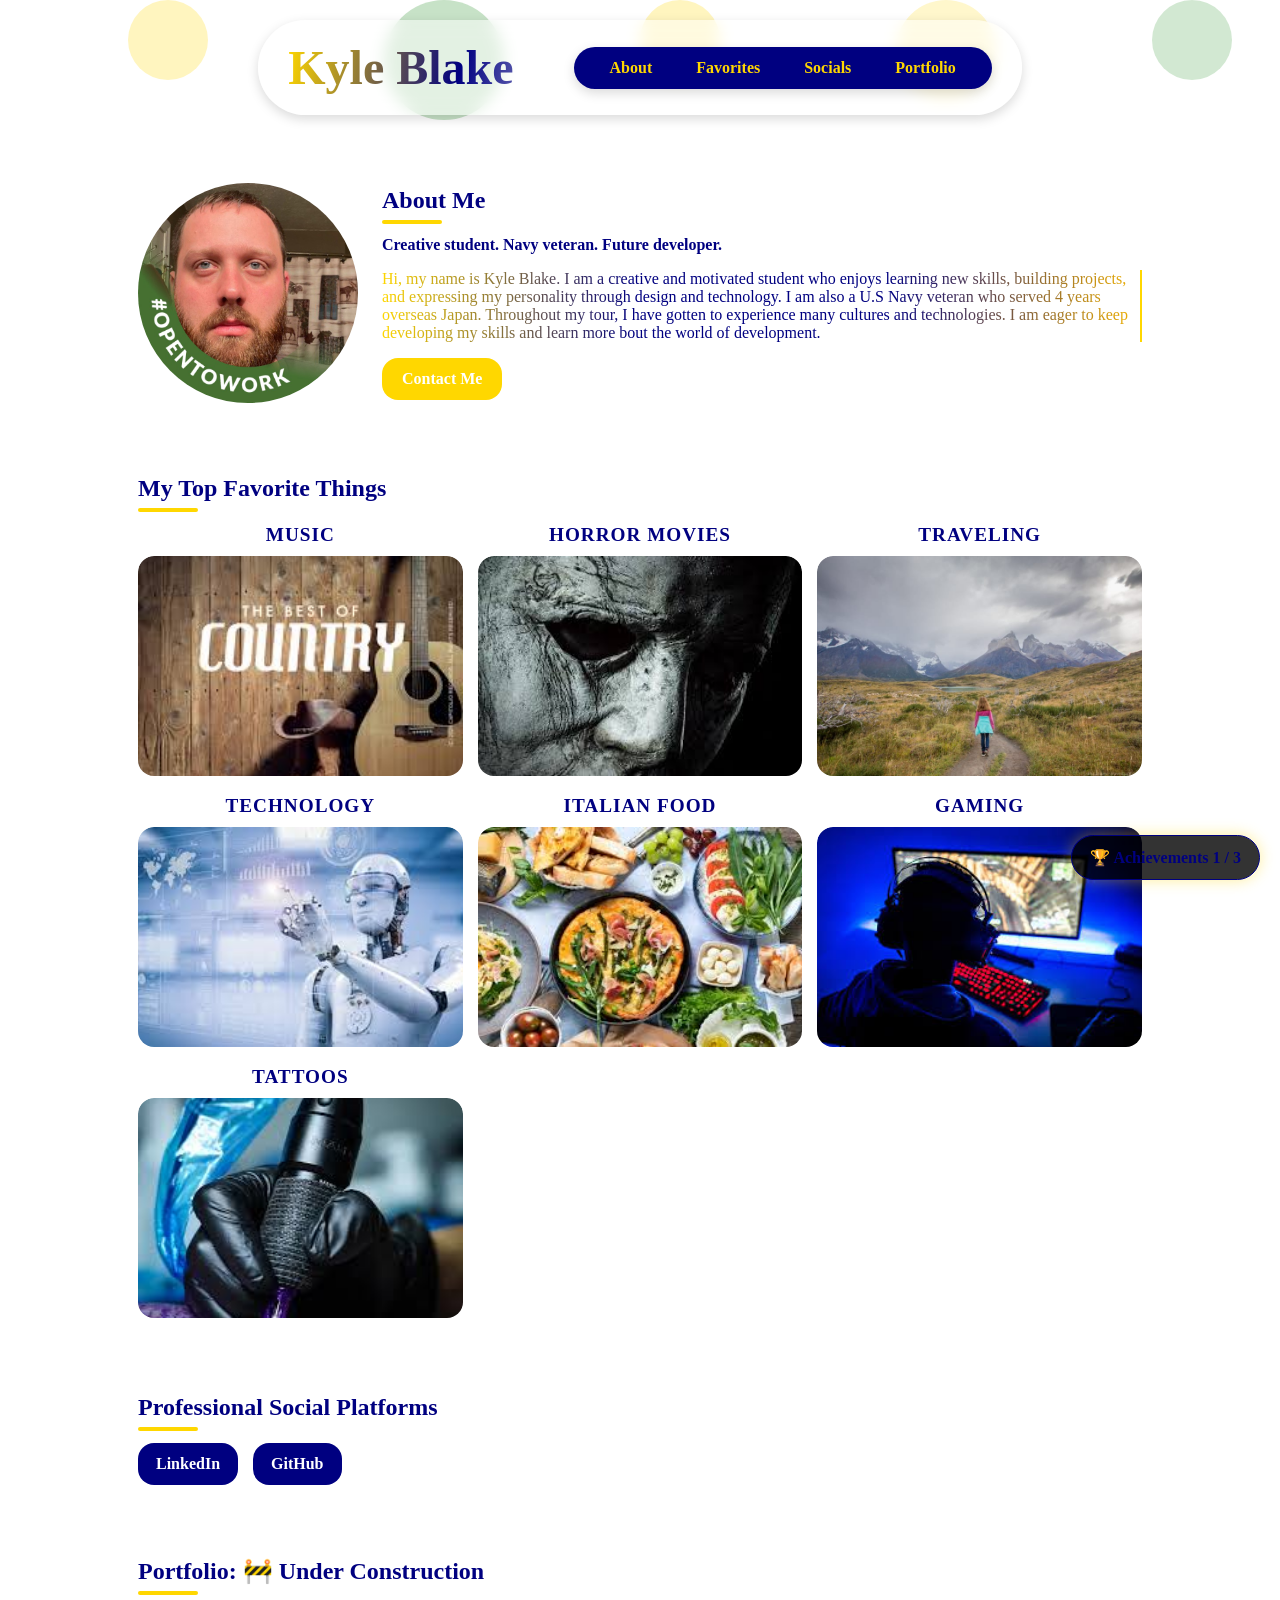
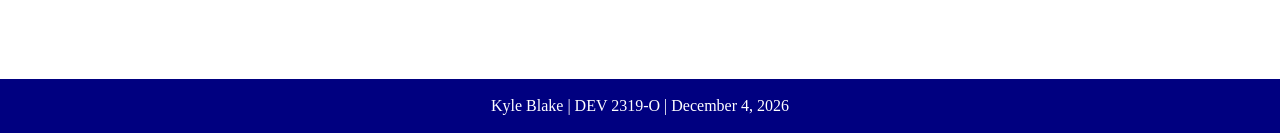
<file: Images/Kyle Blake Profile.html>
<!DOCTYPE html>
<!-- saved from url=(0042)http://127.0.0.1:5500/index.html#portfolio -->
<html lang="en"><head><meta http-equiv="Content-Type" content="text/html; charset=UTF-8">
    
    <meta name="viewport" content="width=device-width, initial-scale=1.0">
    <title>Kyle Blake Profile</title>
    
  <script src="chrome-extension://liecbddmkiiihnedobmlmillhodjkdmb/js/recordConsoleEvents.js"></script><link rel="stylesheet" href="./Kyle Blake Profile_files/main.css"></head>
  <body class="">
    <div class="background-animation">
      <span></span>
      <span></span>
      <span></span>
      <span></span>
      <span></span>
    </div>

    <div id="welcome-screen" style="opacity: 0; display: none;">
      <div class="welcome-card">
        <h1>⚓ Welcome Aboard</h1>

        <p class="welcome-name">Kyle Blake</p>

        <p>U.S. Navy Veteran</p>

        <p>Creative Web Developer</p>

        <p class="mission">
          Mission Objective: Explore my portfolio and discover hidden easter
          eggs.
        </p>

        <button id="begin-mission" disabled="">Initializing Mission...</button>
      </div>
    </div>

    <div id="navy-message" style="opacity: 0;">⚓ NAVY MODE DEACTIVATED ⚓</div>

    <div id="matrix-message">💻 MATRIX MODE ACTIVATED 💻</div>

    <div id="achievement-counter">
      🏆 Achievements <span id="achievement-count">1</span> / 3
    </div>

    <div id="achievement-popup" class="">🏆 Achievement Unlocked: Found Navy Mode</div>

    <div id="classified-screen">
      <div class="terminal">
        <h1>🔒 ACCESS GRANTED</h1>

        <p>&gt; Establishing Secure Connection...</p>
        <p>&gt; Authenticating User...</p>
        <p>&gt; Clearance Level: TOP SECRET</p>

        <br>

        <h2>CLASSIFIED DOSSIER</h2>

        <p><strong>Name:</strong> Kyle Blake</p>
        <p><strong>Status:</strong> U.S. Navy Veteran</p>
        <p><strong>Current Mission:</strong> Become a Full Stack Developer</p>
        <p><strong>Languages:</strong> HTML • CSS • JavaScript</p>
        <p><strong>Clearance:</strong> ELITE Clearance</p>

        <br>

        <p class="terminal-footer">Press ESC to close...</p>
      </div>
    </div>

    <header>
      <h1 id="logo">Kyle Blake</h1>

      <nav class="sticky-nav">
        <a href="http://127.0.0.1:5500/index.html#about">About</a>
        <a href="http://127.0.0.1:5500/index.html#favorites">Favorites</a>
        <a href="http://127.0.0.1:5500/index.html#socials">Socials</a>
        <a href="http://127.0.0.1:5500/index.html#portfolio">Portfolio</a>
      </nav>
    </header>
    <main>
      <section id="about" class="profile-section">
        <img src="./Kyle Blake Profile_files/Myprofile.jpeg" alt="Profile image of me">
        <div>
          <h2>About Me</h2>
          <p class="typing-text">
            Creative student. Navy veteran. Future developer.
          </p>
          <p class="bio">
            Hi, my name is Kyle Blake. I am a creative and motivated student who
            enjoys learning new skills, building projects, and expressing my
            personality through design and technology. I am also a U.S Navy
            veteran who served 4 years overseas Japan. Throughout my tour, I
            have gotten to experience many cultures and technologies. I am eager
            to keep developing my skills and learn more bout the world of
            development.
          </p>
          <a class="contact-button" href="mailto:KLBlake@student.fullsail.edu">Contact Me</a>
        </div>
      </section>

      <section id="favorites">
        <h2>My Top Favorite Things</h2>

        <div class="gallery">
          <figure>
            <figcaption>Music</figcaption>
            <a href="https://open.spotify.com/playlist/4Jb4PDWREzNnbZcOHPcZPy" target="_blank">
              <img src="./Kyle Blake Profile_files/favoritemusic.jpeg" alt="Music">
              <span class="overlay">Check out some of my favorite playlists and artists.</span>
            </a>
          </figure>

          <figure>
            <figcaption>Horror Movies</figcaption>
            <a href="https://www.imdb.com/list/ls062655785/" target="_blank">
              <img src="./Kyle Blake Profile_files/favoritemovies.jpeg" alt="Movies">
              <span class="overlay">Horror is my favorite movie genre.</span>
            </a>
          </figure>

          <figure>
            <figcaption>Traveling</figcaption>
            <a href="https://travelbabbo.com/best-countries-to-visit/" target="_blank">
              <img src="./Kyle Blake Profile_files/favoritetraveling.jpg" alt="Traveling">
              <span class="overlay">Exploring new cultures and destinations around the world.</span>
            </a>
          </figure>

          <figure>
            <figcaption>Technology</figcaption>
            <a href="https://www.economist.com/topics/technology" target="_blank">
              <img src="./Kyle Blake Profile_files/favoritetech.jpeg" alt="Technology">
              <span class="overlay">Learning about new innovations and emerging technologies.</span>
            </a>
          </figure>

          <figure>
            <figcaption>Italian Food</figcaption>
            <a href="https://www.tastingtable.com/2053752/best-italian-restaurant-every-us-state/" target="_blank">
              <img src="./Kyle Blake Profile_files/favoriteitalian.jpeg" alt="Food">
              <span class="overlay">Italian cuisine is one of my favorite comfort foods.</span>
            </a>
          </figure>

          <figure>
            <figcaption>Gaming</figcaption>
            <a href="https://en.wikipedia.org/wiki/List_of_best-selling_video_games" target="_blank">
              <img src="./Kyle Blake Profile_files/favoritegames.jpeg" alt="Gaming">
              <span class="overlay">Gaming helps me relax and stay connected with friends.</span>
            </a>
          </figure>

          <figure>
            <figcaption>Tattoos</figcaption>
            <a href="https://inkppl.com/en/user/kiselevatattoo" target="_blank">
              <img src="./Kyle Blake Profile_files/favoritetattoos.jpeg" alt="Tattoos">
              <span class="overlay">I enjoy tattoo art and unique artistic expression.</span>
            </a>
          </figure>
        </div>
      </section>

      <section id="socials">
        <h2>Professional Social Platforms</h2>
        <div class="social-links">
          <a href="https://www.linkedin.com/" target="www.linkedin.com/in/kyleblake129">LinkedIn</a>
          <a href="https://github.com/" target="https://github.com/BlakeKyle-FS">GitHub</a>
        </div>
      </section>
      <section id="portfolio">
        <h2>Portfolio: 🚧 Under Construction</h2>
      </section>
    </main>

    <footer>
      <p>Kyle Blake | DEV 2319-O | <span id="current-date">June 28, 2026</span></p>
    </footer>
    <script src="./Kyle Blake Profile_files/java.js"></script>
  <!-- Code injected by live-server -->
<script>
	// <![CDATA[  <-- For SVG support
	if ('WebSocket' in window) {
		(function () {
			function refreshCSS() {
				var sheets = [].slice.call(document.getElementsByTagName("link"));
				var head = document.getElementsByTagName("head")[0];
				for (var i = 0; i < sheets.length; ++i) {
					var elem = sheets[i];
					var parent = elem.parentElement || head;
					parent.removeChild(elem);
					var rel = elem.rel;
					if (elem.href && typeof rel != "string" || rel.length == 0 || rel.toLowerCase() == "stylesheet") {
						var url = elem.href.replace(/(&|\?)_cacheOverride=\d+/, '');
						elem.href = url + (url.indexOf('?') >= 0 ? '&' : '?') + '_cacheOverride=' + (new Date().valueOf());
					}
					parent.appendChild(elem);
				}
			}
			var protocol = window.location.protocol === 'http:' ? 'ws://' : 'wss://';
			var address = protocol + window.location.host + window.location.pathname + '/ws';
			var socket = new WebSocket(address);
			socket.onmessage = function (msg) {
				if (msg.data == 'reload') window.location.reload();
				else if (msg.data == 'refreshcss') refreshCSS();
			};
			if (sessionStorage && !sessionStorage.getItem('IsThisFirstTime_Log_From_LiveServer')) {
				console.log('Live reload enabled.');
				sessionStorage.setItem('IsThisFirstTime_Log_From_LiveServer', true);
			}
		})();
	}
	else {
		console.error('Upgrade your browser. This Browser is NOT supported WebSocket for Live-Reloading.');
	}
	// ]]>
</script>


</body></html>
</file>
<file: Images/Kyle Blake Profile_files/main.css>
/* CSS Variables Reusable colors*/
:root {
  /* --primary-color: #ffd700; */
  --primary-color: #000080;
  /* --secondary-color: #23b40a; */
  --secondary-color: #000080;
  /* --accent-color: #13c643; */
  --accent-color: #ffd700;
  --text-color: #222;
  --white: #ffffff;
  --spacing: 24px;
  --border-radius: 16px;
}

/* GLOBAL RESET
   Removes default browser spacing and
   ensures consistent sizing  */
* {
  box-sizing: border-box;
  margin: 0;
  padding: 0;
}

/* PAGE LAYOUT
   Controls overall page positioning and
   prevents horizontal scrolling */
body {
  position: relative;
  overflow-x: hidden;
}

/* Heading of name and its effect */

h1 {
  font-size: 3rem;
  background: linear-gradient(
    100deg,
    var(--accent-color),
    var(--primary-color),
    var(--white),
    var(--primary-color),
    var(--accent-color)
  );
  background-size: 300% 300%;

  -webkit-background-clip: text;
  background-clip: text;
  color: transparent;

  animation: gradientWave 8s ease infinite;
}

/* continued animation effect of heading to move color through */
@keyframes gradientWave {
  0% {
    background-position: 0% 50%;
  }
  50% {
    background-position: 100% 50%;
  }
  100% {
    background-position: 0% 50%;
  }
}

/* centering and spacing my heading 
header {
  text-align: center;
  padding: 50px 20px;
  background: transparent;
} */

/* HEADER
   Uses Flexbox because the name/logo and navigation need to sit side by side */
/* Sticky header stays visible while scrolling */
header {
  position: sticky;
  top: 10px;
  z-index: 1000;

  display: flex;
  justify-content: center;
  align-items: center;
  gap: 60px;

  padding: 20px 30px;

  background: rgba(255, 255, 255, 0.5);
  backdrop-filter: blur(8px);

  border-radius: 50px;
  width: fit-content;
  margin: 20px auto;

  box-shadow: 0 4px 12px rgba(0, 0, 0, 0.15);
}

/* spacing between title and nav list */
nav {
  margin-top: 0;
}

/* keeps nav list at top for easy access 
.sticky-nav {
  position: sticky;
  top: 10px;
  z-index: 1000;

  display: flex;
  justify-content: center;
  gap: 20px;

  width: fit-content;
  margin: 0 auto;

  padding: 12px 24px;
  background-color: var(--primary-color);
  border-radius: 50px;

  box-shadow: 0 4px 12px rgba(0, 0, 0, 0.15);
} */

.sticky-nav {
  position: sticky;
  top: 10px;
  z-index: 1000;

  display: flex;
  justify-content: center;
  gap: 20px;

  padding: 12px 24px;
  background-color: var(--primary-color);
  border-radius: 50px;

  box-shadow: 0 4px 12px rgba(0, 0, 0, 0.15);
}

/* coloring my nav items text */
nav a {
  color: var(--accent-color);
  text-decoration: none;
  margin: 0 12px;
  font-weight: bolder;
}

/* Pseudo Class Requirement, adds hover effect for nav items */
nav a:hover {
  color: var(--accent-color);
}

/* controls page width and spacing */
main {
  max-width: 1000px;
  margin: auto;
  padding: var(--spacing);
}

/* Selector Combination Requirement, styles the about me section */
section.profile-section {
  display: flex;
  gap: var(--spacing);
  align-items: center;
  background-color: var(--white);
  padding: var(--spacing);
  border-radius: var(--border-radius);
  margin-bottom: var(--spacing);
}

/* styles profile picture */
.profile-section img {
  width: 220px;
  height: 220px;
  object-fit: cover;
  border-radius: 50%;
  background-color: #ddd;
}

/* green to gold text effect on about me */
.bio {
  background: linear-gradient(
    to right,
    var(--accent-color),
    var(--primary-color),
    var(--primary-color),
    #f4b400
  );

  -webkit-background-clip: text;
  background-clip: text;
  color: transparent;
}

/* handles all h2 coloring and spacing */
h2 {
  color: var(--primary-color);
  margin-bottom: 12px;
}

/* Pseudo Element Requirement,  decorative line below section headings */
h2::after {
  content: "";
  display: block;
  width: 60px;
  height: 4px;
  background-color: var(--accent-color);
  margin-top: 6px;
  border-radius: 4px;
}

/* styles and handles spacing and color of contact button */
.contact-button {
  display: inline-block;
  margin-top: 16px;
  padding: 12px 20px;
  background-color: var(--accent-color);
  color: var(--white);
  text-decoration: none;
  border-radius: var(--border-radius);
  font-weight: bold;
}

/* handkes hover effect of contact me button */
.contact-button:hover {
  background-color: var(--primary-color);
}

/* Handles section background color and spacing */
section {
  background-color: var(--white);
  padding: var(--spacing);
  border-radius: var(--border-radius);
  margin-bottom: var(--spacing);
}

/* handles spacing and style of favorites list 
.favorites-list {
  display: grid;
  grid-template-columns: repeat(3, 1fr);
  gap: 15px;
  list-style: none;
}

/* styles favorites links as buttons 
.favorites-list li a {
  display: block;
  background-color: var(--secondary-color);
  padding: 18px;
  text-align: center;
  text-decoration: none;
  color: var(--text-color);
  border-radius: var(--border-radius);
  font-weight: bold;
  transition: all 0.3s ease;
}

/* Handles hover effect of favorite list items 
.favorites-list li a:hover {
  background: linear-gradient(135deg, gold, green);
  color: gold;
  transform: translateY(-5px) scale(1.05);
  box-shadow: 0 8px 20px rgba(0, 0, 0, 0.2);
}

/* base styling for fav list 
.favorites-list li {
  background-color: var(--secondary-color);
  padding: 18px;
  text-align: center;
  border-radius: var(--border-radius);
  font-weight: bold;
} */

/* FAVORITES IMAGE GALLERY
   Uses Grid because image galleries work best in rows and columns */

.gallery {
  display: grid;
  grid-template-columns: repeat(3, 1fr);
  gap: 15px;
}

/* Makes all gallery images the same size */
.gallery img {
  width: 100%;
  height: 220px;
  object-fit: cover;
  border-radius: var(--border-radius);
  transition: all 0.3s ease;
}

/* Adds hover movement to gallery images */
.gallery img:hover {
  transform: translateY(-5px) scale(1.05);
  box-shadow: 0 8px 20px rgba(0, 0, 0, 0.2);
}

/* arranges social links using flexbox */
.social-links {
  display: flex;
  gap: 15px;
  flex-wrap: wrap;
}

/* Social button styling */
.social-links a {
  background-color: var(--primary-color);
  color: var(--white);

  padding: 12px 18px;
  border-radius: var(--border-radius);
  text-decoration: none;
  font-weight: bold;

  transition: all 0.3s ease;
}

/* Hover state */
.social-links a:hover {
  background-color: var(--accent-color);
  color: var(--primary-color);

  transform: translateY(-3px);

  box-shadow: 0 0 12px rgba(35, 180, 10, 0.5);
}

/* displays name, course, and date */
footer {
  text-align: center;
  background-color: var(--primary-color);
  color: var(--white);
  padding: 18px;
}

/* adjust layout for smaller screens */

/* =========================================
   MOBILE LAYOUT BREAKPOINT
   Stacks content for smaller screens
========================================= */
@media (max-width: 700px) {
  header {
    flex-direction: column;
    gap: 20px;
    border-radius: 30px;
  }

  .sticky-nav {
    flex-wrap: wrap;
  }

  section.profile-section {
    flex-direction: column;
    text-align: center;
  }

  .gallery {
    grid-template-columns: 1fr;
  }

  .social-links {
    justify-content: center;
  }
}

/* Desktop layout */
@media (min-width: 1024px) {
  main {
    max-width: 1100px;
  }

  .gallery {
    grid-template-columns: repeat(3, 1fr);
  }
}

/* Style only */
@media (max-width: 900px) {
  h1 {
    font-size: 2.5rem;
  }

  h2 {
    font-size: 1.6rem;
  }
}

/* Style only */
@media (max-width: 500px) {
  .contact-button,
  .social-links a {
    font-size: 0.9rem;
    border-radius: 30px;
  }

  .gallery img {
    height: 180px;
  }
}

/* adds floating effect to profile image */
.profile-section img {
  animation: float 4s ease-in-out infinite;
}

@keyframes float {
  0%,
  100% {
    transform: translateY(0);
  }

  50% {
    transform: translateY(-10px);
  }
}

/* add a pulse effect to contact button */
.contact-button {
  animation: pulse 2s infinite;
}

@keyframes pulse {
  0% {
    box-shadow: 0 0 0 0 rgba(255, 215, 0, 0.6);
  }

  70% {
    box-shadow: 0 0 0 12px rgba(255, 215, 0, 0);
  }

  100% {
    box-shadow: 0 0 0 0 rgba(255, 215, 0, 0);
  }
}

/* add a movement effect when you hover over each section */
section {
  transition: all 0.3s ease;
}

section:hover {
  transform: translateY(-5px);
  box-shadow: 0 10px 25px rgba(0, 0, 0, 0.15);
}

/* add moving images in background for page effect */
.background-animation {
  position: fixed;
  inset: 0;
  z-index: -1;
  overflow: hidden;
}

.background-animation span {
  position: absolute;
  display: block;
  width: 80px;
  height: 80px;
  background: rgba(255, 215, 0, 0.25);
  border-radius: 50%;
  animation: moveShapes 12s linear infinite;
}

.background-animation span:nth-child(1) {
  left: 10%;
  animation-delay: 0s;
}

.background-animation span:nth-child(2) {
  left: 30%;
  width: 120px;
  height: 120px;
  background: rgba(34, 139, 34, 0.25);
  animation-delay: 2s;
}

.background-animation span:nth-child(3) {
  left: 50%;
  animation-delay: 4s;
}

.background-animation span:nth-child(4) {
  left: 70%;
  width: 100px;
  height: 100px;
  background: rgba(255, 215, 0, 0.2);
  animation-delay: 6s;
}

.background-animation span:nth-child(5) {
  left: 90%;
  background: rgba(34, 139, 34, 0.2);
  animation-delay: 8s;
}

@keyframes moveShapes {
  0% {
    bottom: -150px;
    transform: translateX(0) rotate(0deg);
    opacity: 0;
  }

  30% {
    opacity: 1;
  }

  100% {
    bottom: 100%;
    transform: translateX(80px) rotate(360deg);
    opacity: 0;
  }
}

/* styles my headers above my favorite piuctures */
.gallery figcaption {
  text-align: center;
  color: var(--secondary-color);
  font-size: 1.2rem;
  font-weight: bold;
  text-transform: uppercase;
  letter-spacing: 1px;
  margin-bottom: 10px;
}

/* Needed for image overlays */
.gallery figure {
  margin: 0;
}

.gallery a {
  position: relative;
  display: block;
  overflow: hidden;
  border-radius: var(--border-radius);
}

/* Overlay text */
.overlay {
  position: absolute;
  inset: 0;

  background: rgba(0, 0, 0, 0.4);
  color: white;

  display: flex;
  justify-content: center;
  align-items: center;

  text-align: center;
  padding: 15px;

  opacity: 0;
  transition: opacity 0.3s ease;
}

/* Show overlay when hovering */
.gallery a:hover .overlay {
  opacity: 1;
}

.bio {
  overflow: hidden;
  border-right: 2px solid gold;
}

/* handles the quick typing effect above about me */
.typing-text {
  display: inline-block;
  color: var(--secondary-color);
  font-weight: bold;
  margin-bottom: 12px;

  overflow: hidden;
  white-space: nowrap;

  width: 0;
  max-width: fit-content;

  animation: typing 4s steps(48, end) forwards;
}

@keyframes typing {
  from {
    width: 0;
  }

  to {
    width: 100%;
  }
}

@keyframes blink {
  50% {
    border-color: transparent;
  }
}

/* added an easter egg to my page, handles styling and color */
#navy-message {
  position: fixed;
  top: 100px;
  left: 50%;
  transform: translateX(-50%);

  background: #001f3f;
  color: gold;

  padding: 15px 25px;
  border-radius: 30px;

  opacity: 0;
  transition: 0.5s;

  z-index: 9999;
}

.navy-mode {
  background: linear-gradient(135deg, #001f3f, #003366, #001f3f);
}

/* MATRIX EASTER EGG MODE */
.matrix-mode {
  background: #000;
  color: #00ff41;
}

.matrix-mode section {
  background-color: rgba(0, 0, 0, 0.85);
  border: 1px solid #00ff41;
  box-shadow: 0 0 20px rgba(0, 255, 65, 0.4);
}

.matrix-mode header {
  background: rgba(0, 0, 0, 0.75);
  border: 1px solid #00ff41;
  box-shadow: 0 0 25px rgba(0, 255, 65, 0.6);
}

.matrix-mode h1,
.matrix-mode h2,
.matrix-mode .typing-text,
.matrix-mode .bio,
.matrix-mode figcaption {
  color: #00ff41;
  background: none;
  -webkit-background-clip: initial;
  background-clip: initial;
  filter: drop-shadow(0 0 8px #00ff41);
}

.matrix-mode .sticky-nav,
.matrix-mode .social-links a,
.matrix-mode .contact-button {
  background-color: #00ff41;
  color: #000;
}

.matrix-mode nav a {
  color: #000;
}

.matrix-mode footer {
  background-color: #000;
  color: #00ff41;
  border-top: 1px solid #00ff41;
}

#matrix-message {
  position: fixed;
  top: 150px;
  left: 50%;
  transform: translateX(-50%);

  background: #000;
  color: #00ff41;

  padding: 15px 25px;
  border-radius: 30px;
  border: 1px solid #00ff41;

  opacity: 0;
  transition: 0.5s;

  z-index: 9999;
}

/* ===========================
   WELCOME SCREEN
=========================== */

#welcome-screen {
  position: fixed;
  inset: 0;

  display: flex;
  justify-content: center;
  align-items: center;

  background: rgba(0, 0, 0, 0.8);
  backdrop-filter: blur(8px);

  z-index: 99999;

  transition: 0.8s;
}

.welcome-card {
  width: 600px;
  max-width: 90%;

  background: white;

  border-radius: 25px;

  padding: 45px;

  text-align: center;

  box-shadow: 0 0 40px rgba(255, 215, 0, 0.35);

  animation: cardFloat 3s ease-in-out infinite;
}

.welcome-card h1 {
  margin-bottom: 25px;
}

.welcome-name {
  font-size: 2rem;
  font-weight: bold;

  color: var(--secondary-color);

  margin-bottom: 15px;
}

.mission {
  margin: 30px 0;

  font-style: italic;

  color: #555;
}

#begin-mission {
  padding: 18px 35px;

  border: none;

  border-radius: 40px;

  cursor: pointer;

  font-size: 1.1rem;
  font-weight: bold;

  background: var(--primary-color);

  color: #222;

  transition: 0.3s;
}

#begin-mission:hover {
  background: var(--secondary-color);

  color: var(--primary-color);

  transform: scale(1.08);
}

@keyframes cardFloat {
  0%,
  100% {
    transform: translateY(0px);
  }

  50% {
    transform: translateY(-8px);
  }
}

/* ===========================
   CLASSIFIED TERMINAL
=========================== */

#classified-screen {
  position: fixed;
  inset: 0;

  display: flex;
  justify-content: center;
  align-items: center;

  background: rgba(0, 0, 0, 0.96);

  z-index: 999999;

  opacity: 0;
  visibility: hidden;

  transition: 0.6s;
}

#classified-screen.active {
  opacity: 1;
  visibility: visible;
}

.terminal {
  width: 700px;
  max-width: 90%;

  background: black;

  border: 2px solid #00ff41;

  padding: 40px;

  color: #00ff41;

  font-family: monospace;

  box-shadow: 0 0 35px #00ff41;

  animation: flicker 0.15s infinite alternate;
}

.terminal h1,
.terminal h2 {
  color: #00ff41;
  margin-bottom: 20px;
}

.terminal p {
  margin: 10px 0;
}

.terminal-footer {
  color: gold;
  text-align: center;
  margin-top: 35px;
}

/* ===========================
   ACHIEVEMENT COUNTER
=========================== */

#achievement-counter {
  position: fixed;
  bottom: 20px;
  right: 20px;

  background: rgba(0, 0, 0, 0.8);
  color: var(--primary-color);

  padding: 12px 18px;
  border-radius: 30px;
  border: 1px solid var(--primary-color);

  font-weight: bold;
  z-index: 99999;

  box-shadow: 0 0 15px rgba(255, 215, 0, 0.4);
}

#achievement-popup {
  position: fixed;
  bottom: 75px;
  right: 20px;

  background: #001f3f;
  color: var(--primary-color);

  padding: 14px 20px;
  border-radius: 20px;
  border: 1px solid var(--primary-color);

  opacity: 0;
  transform: translateY(20px);

  transition: all 0.4s ease;

  z-index: 99999;
  font-weight: bold;
}

#achievement-popup.show {
  opacity: 1;
  transform: translateY(0);
}

#mission-complete {
  margin-top: 15px;
  padding: 10px 20px;
  background: var(--primary-color);
  color: #001f3f;
  border: none;
  border-radius: 20px;
  font-weight: bold;
  cursor: pointer;
}

#mission-complete:hover {
  background: var(--secondary-color);
  color: var(--primary-color);
  transform: scale(1.05);
}
</file>
